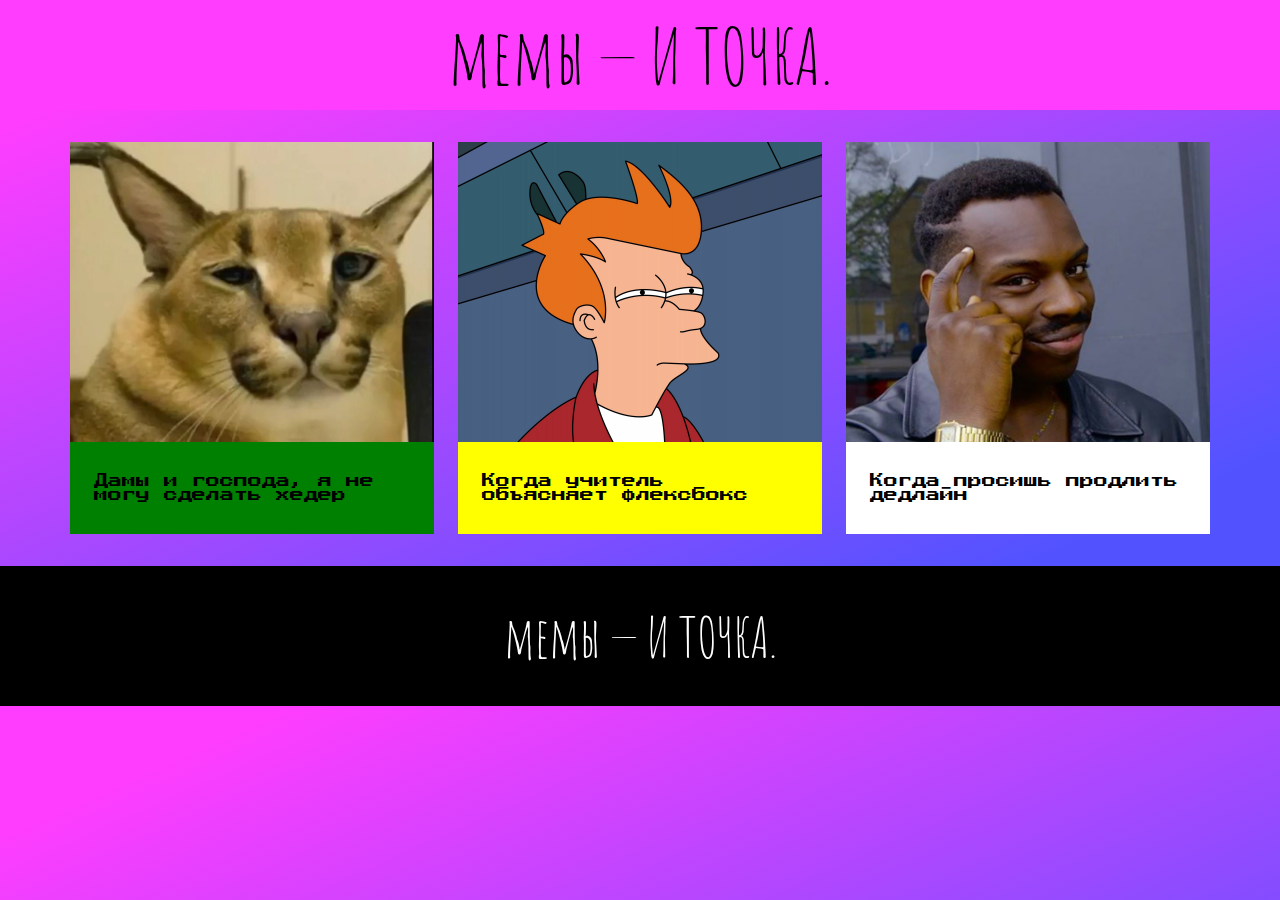
<file: index.html>
<!DOCTYPE html>
<html lang="en">
  <head>
    <meta charset="UTF-8" />
    <meta name="viewport" content="width=device-width, initial-scale=1.0" />
    <title>мемы — И ТОЧКА.</title>
    <link rel="stylesheet" href="./index.css" />
  </head>
  <body>
    <header class="header">
      <h2 class="header__title">мемы — И ТОЧКА.</h2>
    </header>
    <main class="main">
      <div class="main__content">
        <ul class="list">
          <li class="list__item">
            <div>
              <a href="./pages/cat/cat.html">
                <img class="list__image" alt="Cat" src="./images/cat.jpg" />
              </a>
              <div class="list__text list__text_green">
                Дамы и господа, я не могу сделать хедер
              </div>
            </div>
          </li>
          <li class="list__item">
            <div>
              <a href="./pages/boy/boy.html">
                <img class="list__image" alt="boy" src="./images/boy.jpg" />
              </a>
              <div class="list__text list__text_yellow">
                Когда учитель объясняет флексбокс
              </div>
            </div>
          </li>
          <li class="list__item">
            <div>
              <a href="./pages/think/think.html">
                <img class="list__image" alt="think" src="./images/think.jpg" />
              </a>
              <div class="list__text list__text_white">
                Когда просишь продлить дедлайн
              </div>
            </div>
          </li>
        </ul>
      </div>
    </main>
    <footer class="footer">
      <h2 class="footer__title">мемы — И ТОЧКА.</h2>
    </footer>
  </body>
</html>
</file>
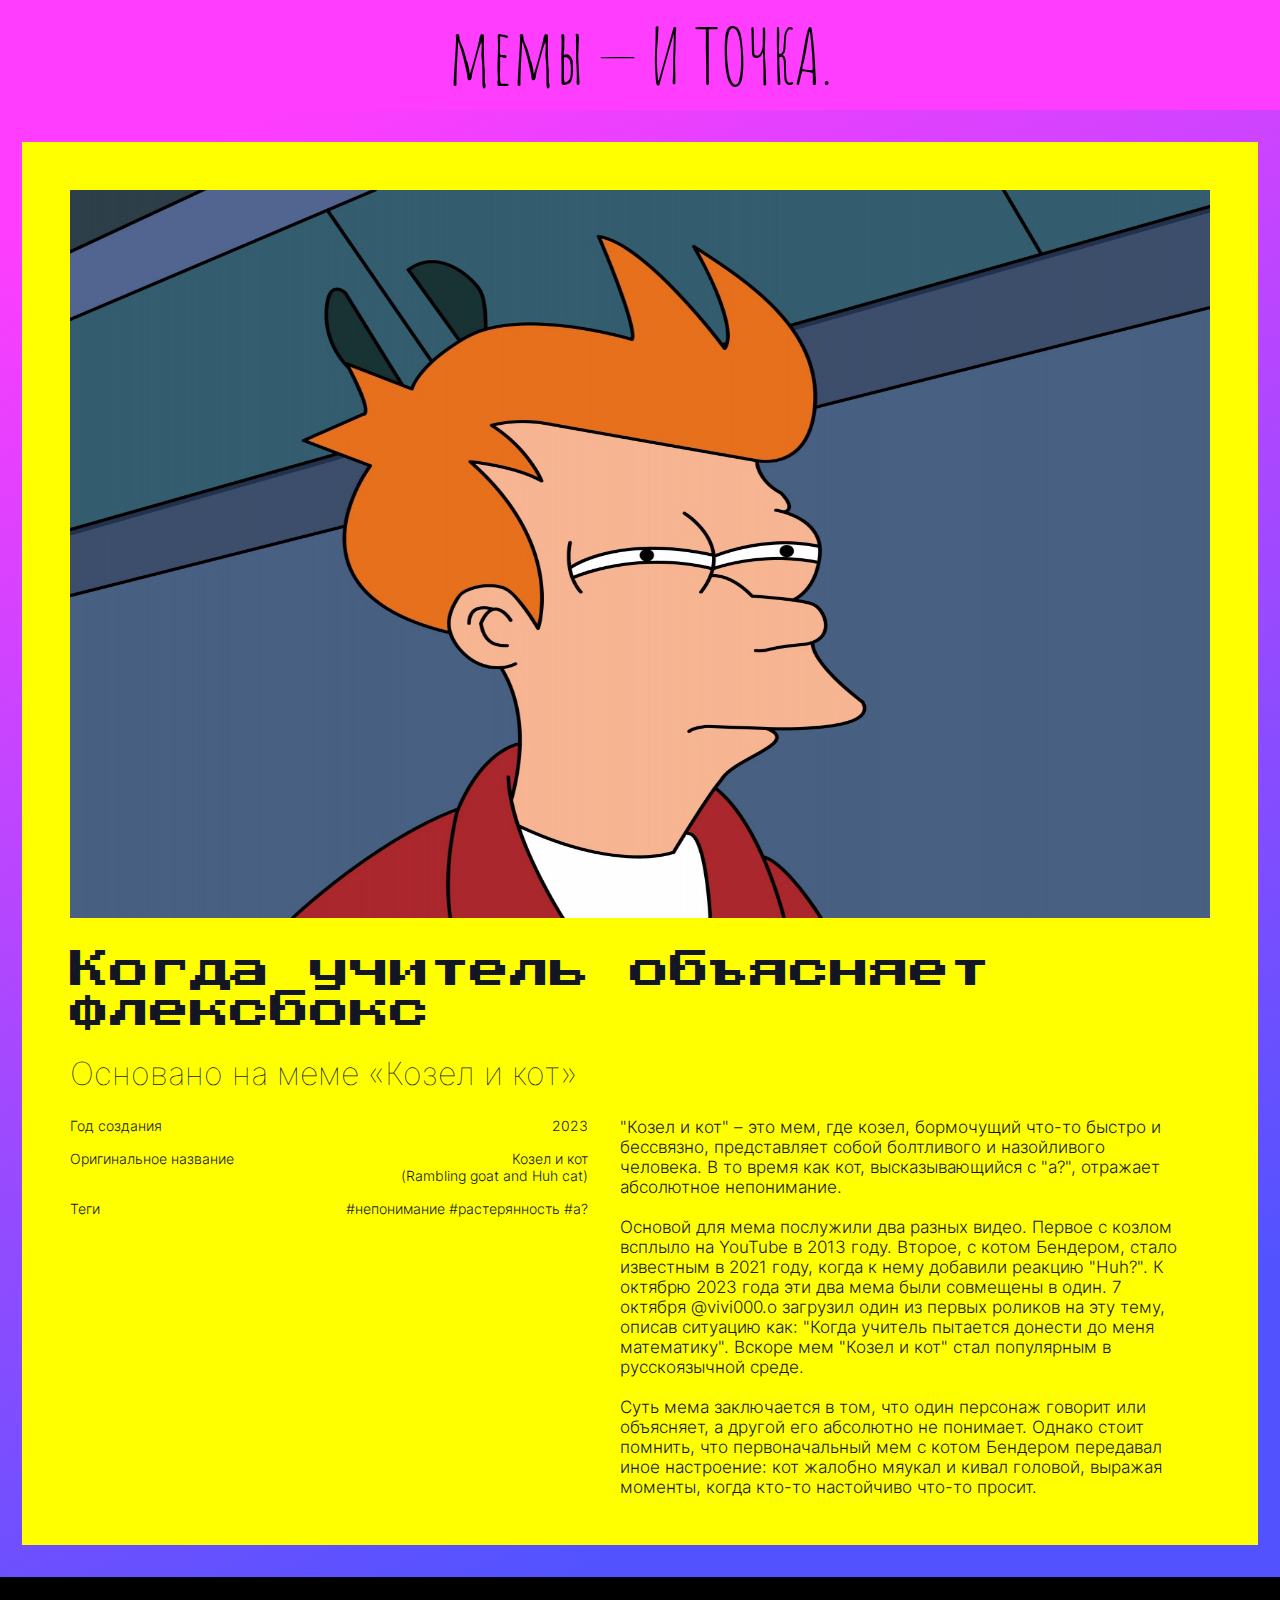
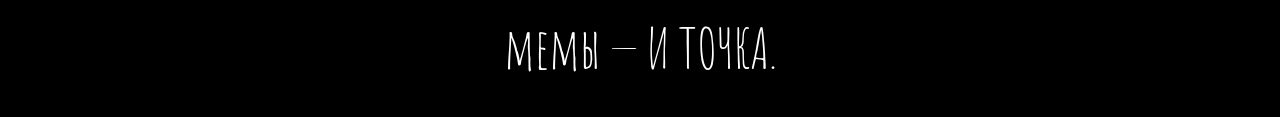
<file: pages/boy/boy.html>
<!DOCTYPE html>
<html lang="en">
  <head>
    <meta charset="UTF-8" />
    <meta name="viewport" content="width=device-width, initial-scale=1.0" />
    <title>Cat</title>
    <link rel="stylesheet" href="./boy.css" />
  </head>
  <body>
    <header class="header">
      <h2 class="header__title">мемы — И ТОЧКА.</h2>
    </header>
    <main class="main">
      <img class="main__image" alt="Cat" src="../../images/boy.jpg" />
      <h2 class="main__title">Когда учитель объясняет флексбокс</h2>
      <p class="main__subtitle">Основано на меме «Козел и кот»</p>
      <div class="content">
        <div class="content__left">
          <div class="content__item">
            <span>Год создания</span>
            <span class="item-right">2023</span>
          </div>
          <div class="content__item">
            <span>Оригинальное название</span>
            <span class="item-right"
              >Козел и кот <br />(Rambling goat and Huh cat)</span
            >
          </div>
          <div class="content__item">
            <span>Теги</span>
            <span class="item-right">#непонимание #растерянность #а?</span>
          </div>
        </div>
        <div class="content__right">
          <p>
            "Козел и кот" – это мем, где козел, бормочущий что-то быстро и
            бессвязно, представляет собой болтливого и назойливого человека. В
            то время как кот, высказывающийся с "а?", отражает абсолютное
            непонимание.
          </p>
          <br />
          <p>
            Основой для мема послужили два разных видео. Первое с козлом всплыло
            на YouTube в 2013 году. Второе, с котом Бендером, стало известным в
            2021 году, когда к нему добавили реакцию "Huh?". К октябрю 2023 года
            эти два мема были совмещены в один. 7 октября @vivi000.o загрузил
            один из первых роликов на эту тему, описав ситуацию как: "Когда
            учитель пытается донести до меня математику". Вскоре мем "Козел и
            кот" стал популярным в русскоязычной среде.
          </p>
          <br />
          <p>
            Суть мема заключается в том, что один персонаж говорит или
            объясняет, а другой его абсолютно не понимает. Однако стоит помнить,
            что первоначальный мем с котом Бендером передавал иное настроение:
            кот жалобно мяукал и кивал головой, выражая моменты, когда кто-то
            настойчиво что-то просит.
          </p>
        </div>
      </div>
    </main>
    <footer class="footer">
      <h2 class="footer__title">мемы — И ТОЧКА.</h2>
    </footer>
  </body>
</html>
</file>
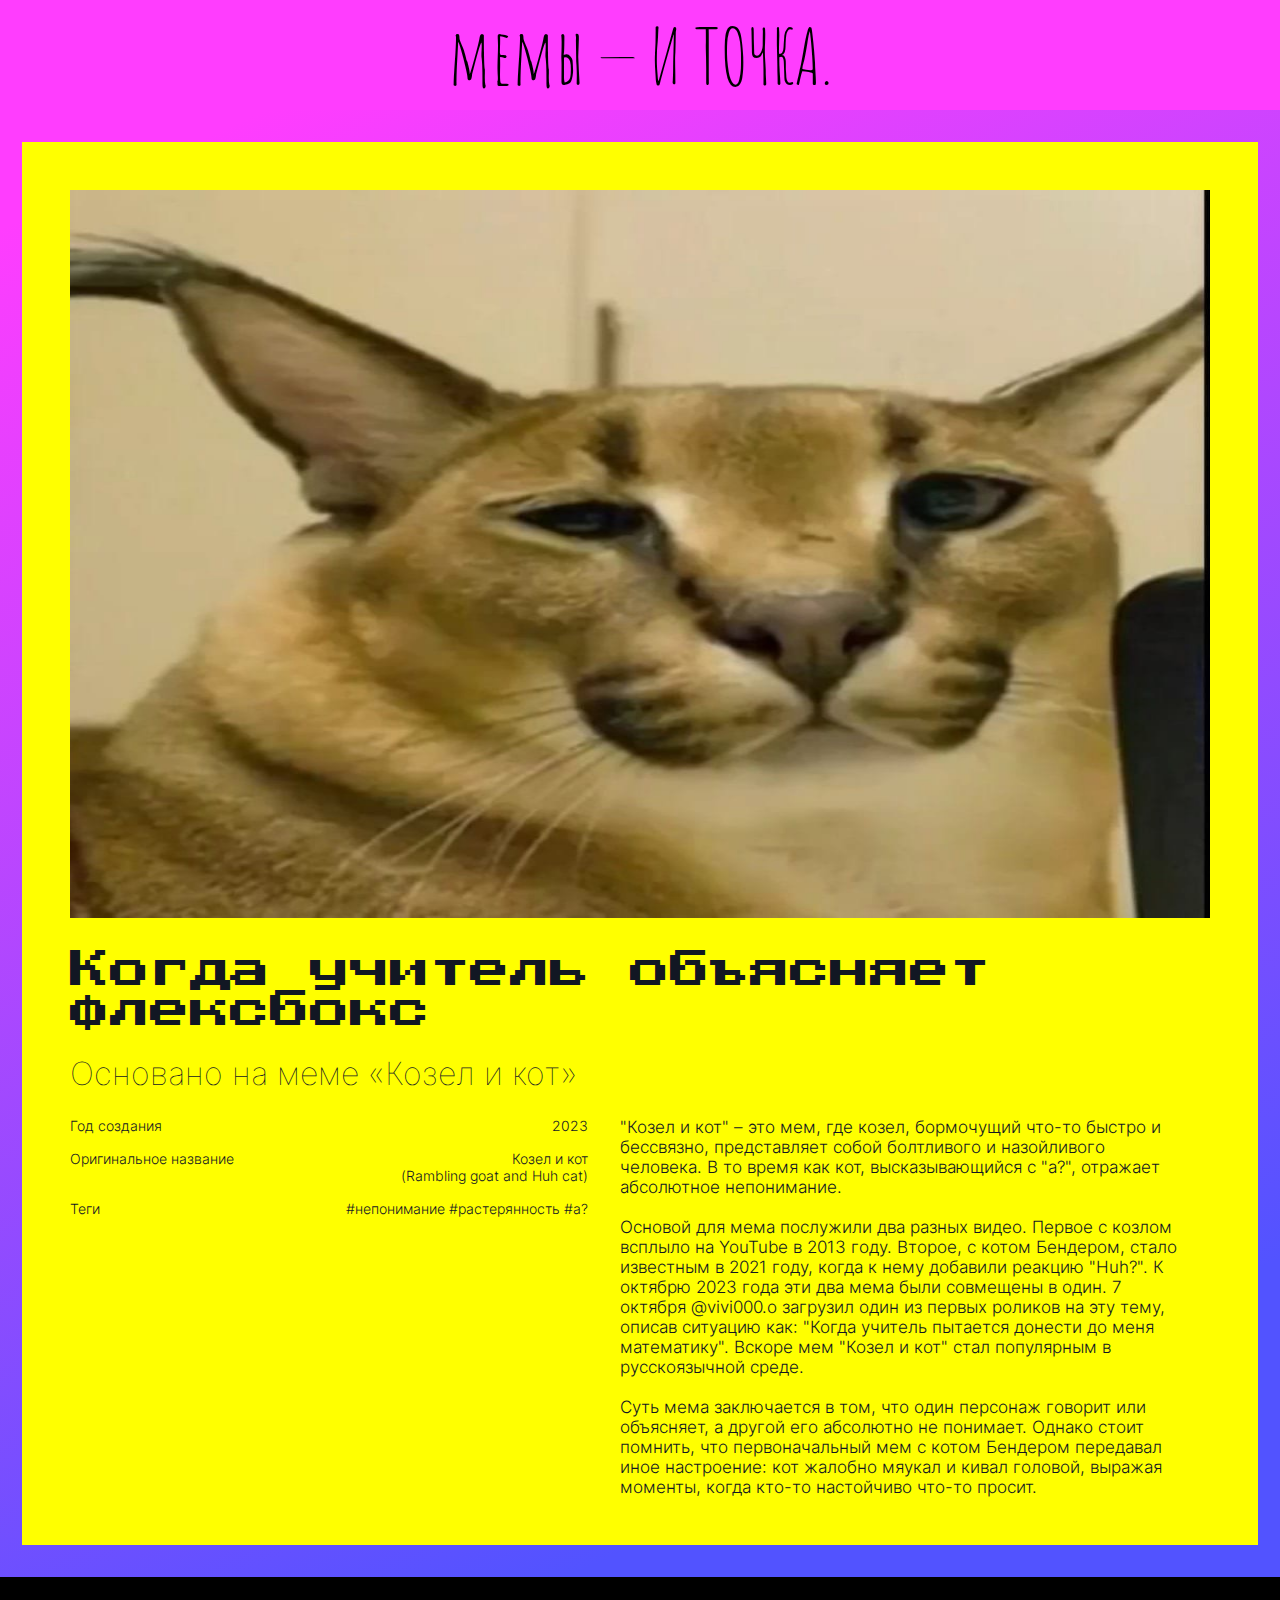
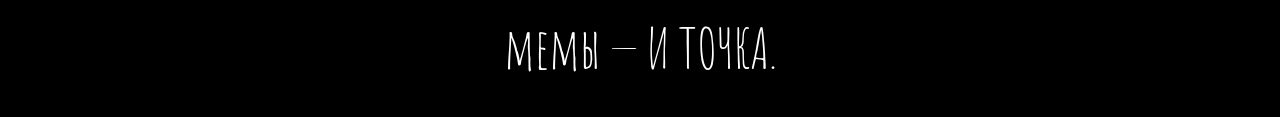
<file: pages/cat/cat.html>
<!DOCTYPE html>
<html lang="en">
  <head>
    <meta charset="UTF-8" />
    <meta name="viewport" content="width=device-width, initial-scale=1.0" />
    <title>Cat</title>
    <link rel="stylesheet" href="./cat.css" />
  </head>
  <body>
    <header class="header">
      <h2 class="header__title">мемы — И ТОЧКА.</h2>
    </header>
    <main class="main">
      <img class="main__image" alt="Cat" src="../../images/cat.jpg" />
      <h2 class="main__title">Когда учитель объясняет флексбокс</h2>
      <p class="main__subtitle">Основано на меме «Козел и кот»</p>
      <div class="content">
        <div class="content__left">
          <div class="content__item">
            <span>Год создания</span>
            <span class="item-right">2023</span>
          </div>
          <div class="content__item">
            <span>Оригинальное название</span>
            <span class="item-right"
              >Козел и кот <br />(Rambling goat and Huh cat)</span
            >
          </div>
          <div class="content__item">
            <span>Теги</span>
            <span class="item-right">#непонимание #растерянность #а?</span>
          </div>
        </div>
        <div class="content__right">
          <p>
            "Козел и кот" – это мем, где козел, бормочущий что-то быстро и
            бессвязно, представляет собой болтливого и назойливого человека. В
            то время как кот, высказывающийся с "а?", отражает абсолютное
            непонимание.
          </p>
          <br />
          <p>
            Основой для мема послужили два разных видео. Первое с козлом всплыло
            на YouTube в 2013 году. Второе, с котом Бендером, стало известным в
            2021 году, когда к нему добавили реакцию "Huh?". К октябрю 2023 года
            эти два мема были совмещены в один. 7 октября @vivi000.o загрузил
            один из первых роликов на эту тему, описав ситуацию как: "Когда
            учитель пытается донести до меня математику". Вскоре мем "Козел и
            кот" стал популярным в русскоязычной среде.
          </p>
          <br />
          <p>
            Суть мема заключается в том, что один персонаж говорит или
            объясняет, а другой его абсолютно не понимает. Однако стоит помнить,
            что первоначальный мем с котом Бендером передавал иное настроение:
            кот жалобно мяукал и кивал головой, выражая моменты, когда кто-то
            настойчиво что-то просит.
          </p>
        </div>
      </div>
    </main>
    <footer class="footer">
      <h2 class="footer__title">мемы — И ТОЧКА.</h2>
    </footer>
  </body>
</html>
</file>
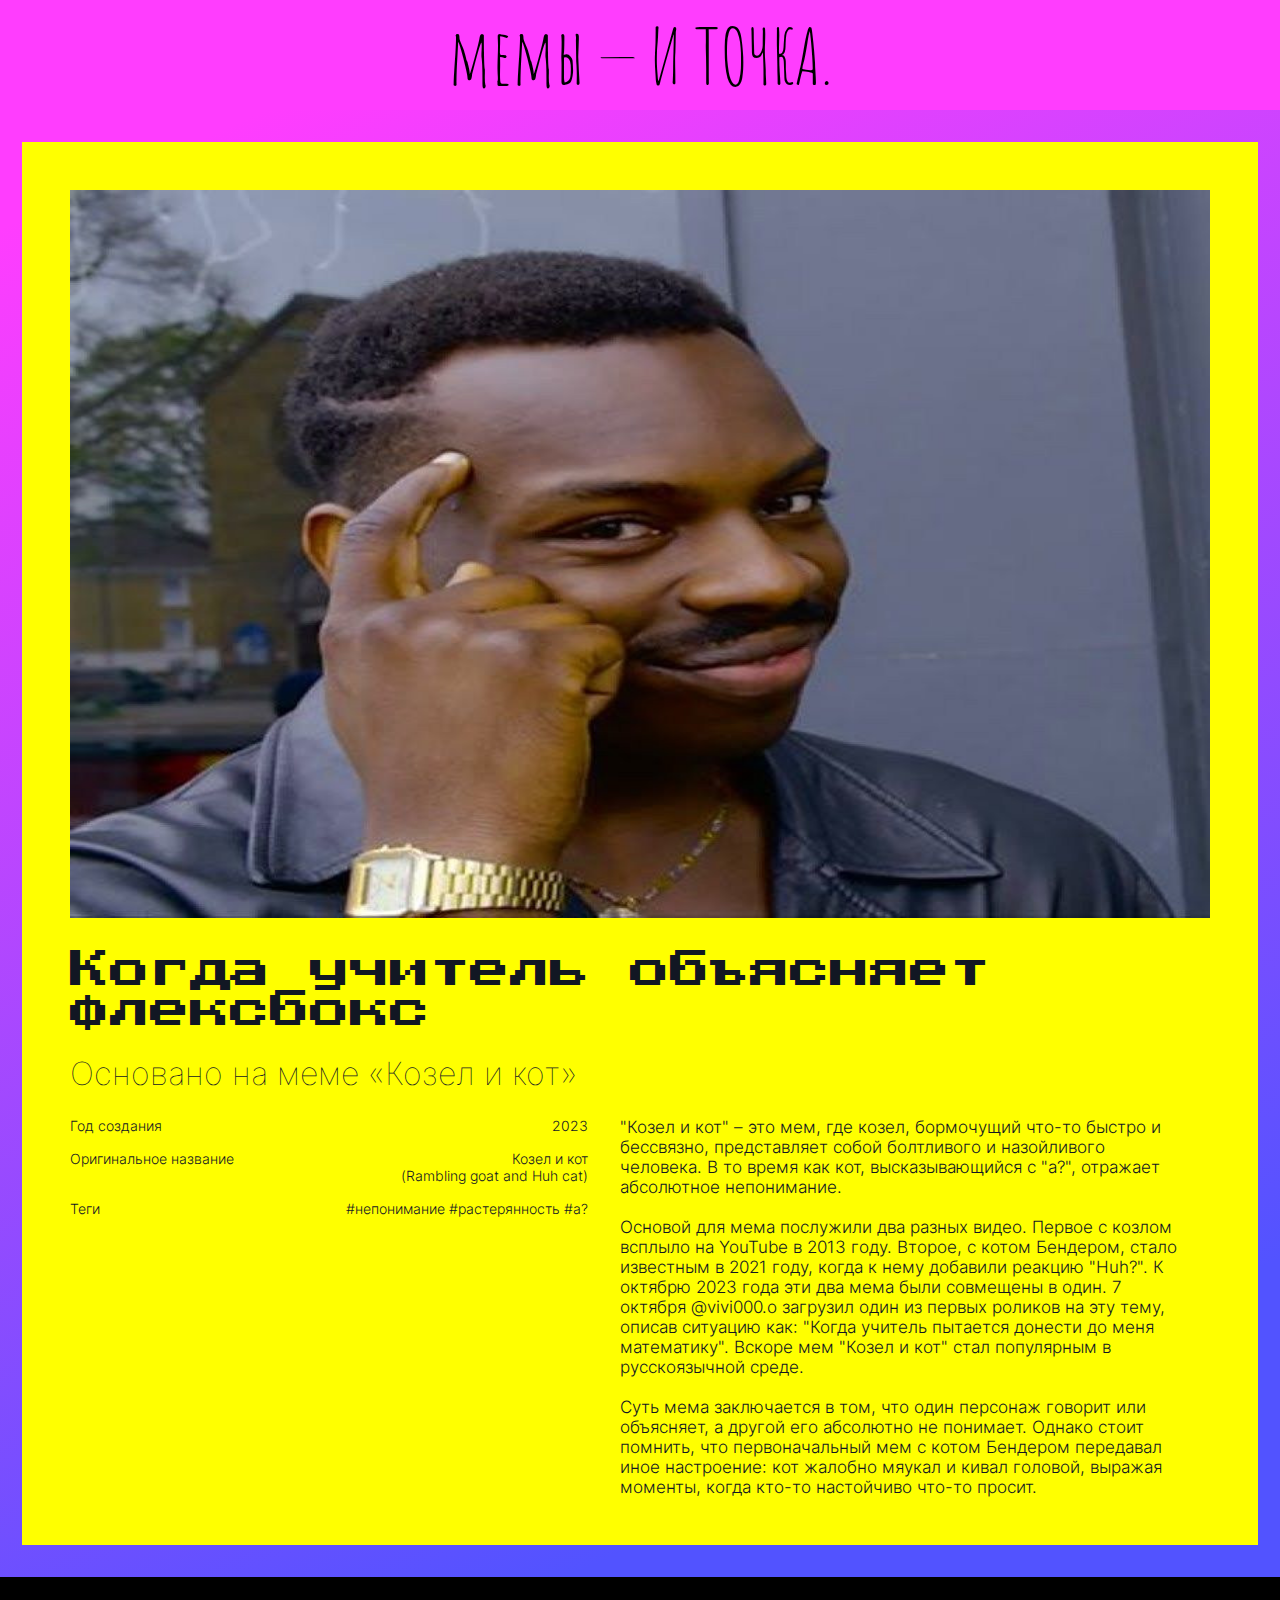
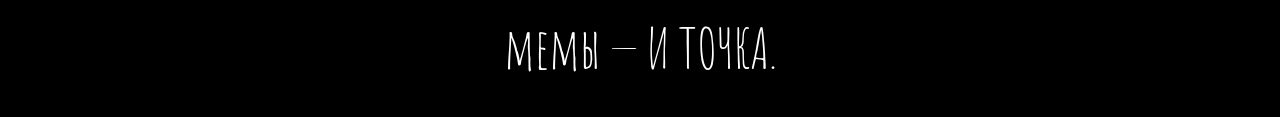
<file: pages/think/think.html>
<!DOCTYPE html>
<html lang="en">
  <head>
    <meta charset="UTF-8" />
    <meta name="viewport" content="width=device-width, initial-scale=1.0" />
    <title>Cat</title>
    <link rel="stylesheet" href="./think.css" />
  </head>
  <body>
    <header class="header">
      <h2 class="header__title">мемы — И ТОЧКА.</h2>
    </header>
    <main class="main">
      <img class="main__image" alt="Cat" src="../../images/think.jpg" />
      <h2 class="main__title">Когда учитель объясняет флексбокс</h2>
      <p class="main__subtitle">Основано на меме «Козел и кот»</p>
      <div class="content">
        <div class="content__left">
          <div class="content__item">
            <span>Год создания</span>
            <span class="item-right">2023</span>
          </div>
          <div class="content__item">
            <span>Оригинальное название</span>
            <span class="item-right"
              >Козел и кот <br />(Rambling goat and Huh cat)</span
            >
          </div>
          <div class="content__item">
            <span>Теги</span>
            <span class="item-right">#непонимание #растерянность #а?</span>
          </div>
        </div>
        <div class="content__right">
          <p>
            "Козел и кот" – это мем, где козел, бормочущий что-то быстро и
            бессвязно, представляет собой болтливого и назойливого человека. В
            то время как кот, высказывающийся с "а?", отражает абсолютное
            непонимание.
          </p>
          <br />
          <p>
            Основой для мема послужили два разных видео. Первое с козлом всплыло
            на YouTube в 2013 году. Второе, с котом Бендером, стало известным в
            2021 году, когда к нему добавили реакцию "Huh?". К октябрю 2023 года
            эти два мема были совмещены в один. 7 октября @vivi000.o загрузил
            один из первых роликов на эту тему, описав ситуацию как: "Когда
            учитель пытается донести до меня математику". Вскоре мем "Козел и
            кот" стал популярным в русскоязычной среде.
          </p>
          <br />
          <p>
            Суть мема заключается в том, что один персонаж говорит или
            объясняет, а другой его абсолютно не понимает. Однако стоит помнить,
            что первоначальный мем с котом Бендером передавал иное настроение:
            кот жалобно мяукал и кивал головой, выражая моменты, когда кто-то
            настойчиво что-то просит.
          </p>
        </div>
      </div>
    </main>
    <footer class="footer">
      <h2 class="footer__title">мемы — И ТОЧКА.</h2>
    </footer>
  </body>
</html>
</file>
<file: index.css>
@font-face {
  font-family: "Amastic-Regular";
  src: url(./fonts/AmaticSC-Regular.ttf);
}

@font-face {
  font-family: "Amastic-Bold";
  src: url(./fonts/AmaticSC-Bold.ttf);
}

@font-face {
  font-family: "PressStart";
  src: url(./fonts/PressStart2P-Regular.ttf);
}

* {
  margin: 0;
}

body {
  background: linear-gradient(156deg, #ff3dfe 10%, #5253ff 80%);
  display: flex;
  flex-direction: column;
  align-items: center;
  justify-content: space-between;
}

.header {
  background: #ff3dfe;
  width: 100%;
  height: 110px;
  display: flex;
  align-items: center;
  justify-content: center;
}

.header__title {
  font-family: "Amastic-Regular", Arial, Helvetica, sans-serif;
  font-size: 77px;
  font-style: normal;
  font-weight: 400;
}

.main {
  padding: 32px 0;
  height: 100%;
}

.list {
  list-style: none;
  padding: 0;
  display: flex;
  justify-content: space-between;
  gap: 24px;
}

.list__item {
  width: 364px;
}

.list__image {
  width: 100%;
  height: 300px;
  object-fit: cover;
  display: block;
}

.list__text {
  font-family: "PressStart", Arial, Helvetica, sans-serif;
  font-size: 14px;
  font-style: normal;
  font-weight: 400;
  background-color: green;
  padding: 32px 24px;
}

.list__text_green {
  background-color: green;
}

.list__text_yellow {
  background-color: yellow;
}

.list__text_white {
  background-color: white;
}

.footer {
  background: #000;
  width: 100%;
  height: 140px;
  display: flex;
  align-items: center;
  justify-content: center;
}

.footer__title {
  font-family: "Amastic-Regular", Arial, Helvetica, sans-serif;
  font-size: 55px;
  font-style: normal;
  font-weight: 400;
  color: white;
}
</file>
<file: pages/boy/boy.css>
@font-face {
  font-family: "Amastic-Regular";
  src: url(../../fonts/AmaticSC-Regular.ttf);
}

@font-face {
  font-family: "Amastic-Bold";
  src: url(../../fonts/AmaticSC-Bold.ttf);
}

@font-face {
  font-family: "PressStart";
  src: url(../../fonts/PressStart2P-Regular.ttf);
}

@font-face {
  font-family: "Inter";
  src: url(../../fonts/Inter-VariableFont_slnt.ttf);
}

* {
  margin: 0;
}

body {
  background: linear-gradient(156deg, #ff3dfe 10%, #5253ff 80%);
  display: flex;
  flex-direction: column;
  align-items: center;
  justify-content: space-between;
}

.header {
  background: #ff3dfe;
  width: 100%;
  height: 110px;
  display: flex;
  align-items: center;
  justify-content: center;
}

.header__title {
  font-family: "Amastic-Regular", Arial, Helvetica, sans-serif;
  font-size: 77px;
  font-style: normal;
  font-weight: 400;
}

.main {
  padding: 48px;
  min-height: 100%;
  background-color: yellow;
  display: flex;
  flex-direction: column;
  justify-content: center;
  max-width: 1140px;
  margin: 32px 0;
}

.main__image {
  height: 728px;
  margin-bottom: 32px;
}

.footer {
  background: #000;
  width: 100%;
  height: 140px;
  display: flex;
  align-items: center;
  justify-content: center;
}

.footer__title {
  font-family: "Amastic-Regular", Arial, Helvetica, sans-serif;
  font-size: 55px;
  font-style: normal;
  font-weight: 400;
  color: white;
}

.content {
  display: flex;
  gap: 32px;
}

.content__item {
  display: grid;
  grid-template-columns: repeat(2, 1fr);
  gap: 34px;
}

.item-right {
  text-align: end;
}

.content__left {
  display: flex;
  flex-direction: column;
  gap: 16px;

  font-family: "Inter", Arial, Helvetica, sans-serif;
  font-size: 14px;
  font-style: normal;
  font-weight: 300;
  color: #121723;
}

.content__right {
  width: 568px;

  font-family: "Inter", Arial, Helvetica, sans-serif;
  font-size: 17px;
  font-style: normal;
  font-weight: 300;
  color: #121723;
}

.main__title {
  font-family: "PressStart", Arial, Helvetica, sans-serif;
  font-size: 40px;
  font-style: normal;
  font-weight: 400;
  color: #121723;
}

.main__subtitle {
  font-family: "Inter", Arial, Helvetica, sans-serif;
  font-size: 32px;
  font-style: normal;
  font-weight: 100;
  color: #121723;
  padding: 24px 0;
}
</file>
<file: pages/cat/cat.css>
@font-face {
  font-family: "Amastic-Regular";
  src: url(../../fonts/AmaticSC-Regular.ttf);
}

@font-face {
  font-family: "Amastic-Bold";
  src: url(../../fonts/AmaticSC-Bold.ttf);
}

@font-face {
  font-family: "PressStart";
  src: url(../../fonts/PressStart2P-Regular.ttf);
}

@font-face {
  font-family: "Inter";
  src: url(../../fonts/Inter-VariableFont_slnt.ttf);
}

* {
  margin: 0;
}

body {
  background: linear-gradient(156deg, #ff3dfe 10%, #5253ff 80%);
  display: flex;
  flex-direction: column;
  align-items: center;
  justify-content: space-between;
}

.header {
  background: #ff3dfe;
  width: 100%;
  height: 110px;
  display: flex;
  align-items: center;
  justify-content: center;
}

.header__title {
  font-family: "Amastic-Regular", Arial, Helvetica, sans-serif;
  font-size: 77px;
  font-style: normal;
  font-weight: 400;
}

.main {
  padding: 48px;
  min-height: 100%;
  background-color: yellow;
  display: flex;
  flex-direction: column;
  justify-content: center;
  max-width: 1140px;
  margin: 32px 0;
}

.main__image {
  height: 728px;
  margin-bottom: 32px;
}

.footer {
  background: #000;
  width: 100%;
  height: 140px;
  display: flex;
  align-items: center;
  justify-content: center;
}

.footer__title {
  font-family: "Amastic-Regular", Arial, Helvetica, sans-serif;
  font-size: 55px;
  font-style: normal;
  font-weight: 400;
  color: white;
}

.content {
  display: flex;
  gap: 32px;
}

.content__item {
  display: grid;
  grid-template-columns: repeat(2, 1fr);
  gap: 34px;
}

.item-right {
  text-align: end;
}

.content__left {
  display: flex;
  flex-direction: column;
  gap: 16px;

  font-family: "Inter", Arial, Helvetica, sans-serif;
  font-size: 14px;
  font-style: normal;
  font-weight: 300;
  color: #121723;
}

.content__right {
  width: 568px;

  font-family: "Inter", Arial, Helvetica, sans-serif;
  font-size: 17px;
  font-style: normal;
  font-weight: 300;
  color: #121723;
}

.main__title {
  font-family: "PressStart", Arial, Helvetica, sans-serif;
  font-size: 40px;
  font-style: normal;
  font-weight: 400;
  color: #121723;
}

.main__subtitle {
  font-family: "Inter", Arial, Helvetica, sans-serif;
  font-size: 32px;
  font-style: normal;
  font-weight: 100;
  color: #121723;
  padding: 24px 0;
}
</file>
<file: pages/think/think.css>
@font-face {
  font-family: "Amastic-Regular";
  src: url(../../fonts/AmaticSC-Regular.ttf);
}

@font-face {
  font-family: "Amastic-Bold";
  src: url(../../fonts/AmaticSC-Bold.ttf);
}

@font-face {
  font-family: "PressStart";
  src: url(../../fonts/PressStart2P-Regular.ttf);
}

@font-face {
  font-family: "Inter";
  src: url(../../fonts/Inter-VariableFont_slnt.ttf);
}

* {
  margin: 0;
}

body {
  background: linear-gradient(156deg, #ff3dfe 10%, #5253ff 80%);
  display: flex;
  flex-direction: column;
  align-items: center;
  justify-content: space-between;
}

.header {
  background: #ff3dfe;
  width: 100%;
  height: 110px;
  display: flex;
  align-items: center;
  justify-content: center;
}

.header__title {
  font-family: "Amastic-Regular", Arial, Helvetica, sans-serif;
  font-size: 77px;
  font-style: normal;
  font-weight: 400;
}

.main {
  padding: 48px;
  min-height: 100%;
  background-color: yellow;
  display: flex;
  flex-direction: column;
  justify-content: center;
  max-width: 1140px;
  margin: 32px 0;
}

.main__image {
  height: 728px;
  margin-bottom: 32px;
}

.footer {
  background: #000;
  width: 100%;
  height: 140px;
  display: flex;
  align-items: center;
  justify-content: center;
}

.footer__title {
  font-family: "Amastic-Regular", Arial, Helvetica, sans-serif;
  font-size: 55px;
  font-style: normal;
  font-weight: 400;
  color: white;
}

.content {
  display: flex;
  gap: 32px;
}

.content__item {
  display: grid;
  grid-template-columns: repeat(2, 1fr);
  gap: 34px;
}

.item-right {
  text-align: end;
}

.content__left {
  display: flex;
  flex-direction: column;
  gap: 16px;

  font-family: "Inter", Arial, Helvetica, sans-serif;
  font-size: 14px;
  font-style: normal;
  font-weight: 300;
  color: #121723;
}

.content__right {
  width: 568px;

  font-family: "Inter", Arial, Helvetica, sans-serif;
  font-size: 17px;
  font-style: normal;
  font-weight: 300;
  color: #121723;
}

.main__title {
  font-family: "PressStart", Arial, Helvetica, sans-serif;
  font-size: 40px;
  font-style: normal;
  font-weight: 400;
  color: #121723;
}

.main__subtitle {
  font-family: "Inter", Arial, Helvetica, sans-serif;
  font-size: 32px;
  font-style: normal;
  font-weight: 100;
  color: #121723;
  padding: 24px 0;
}
</file>
